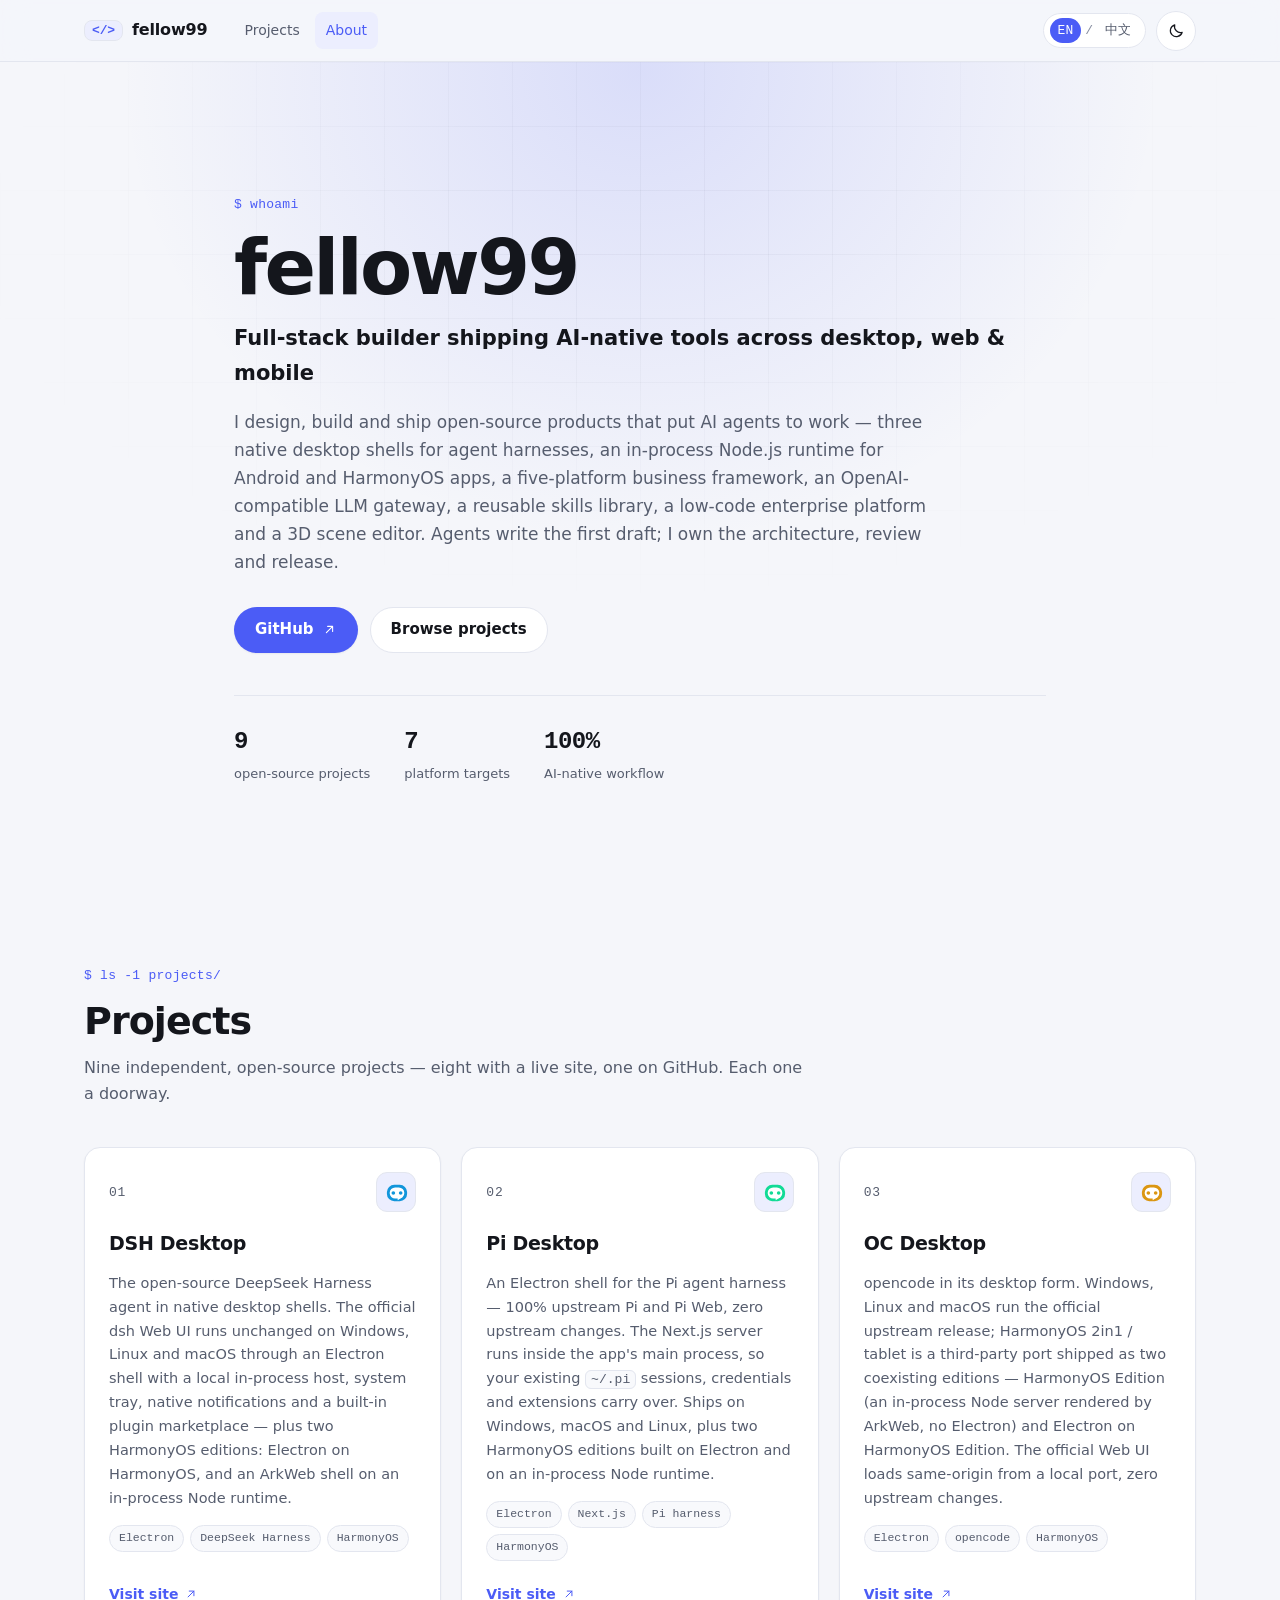
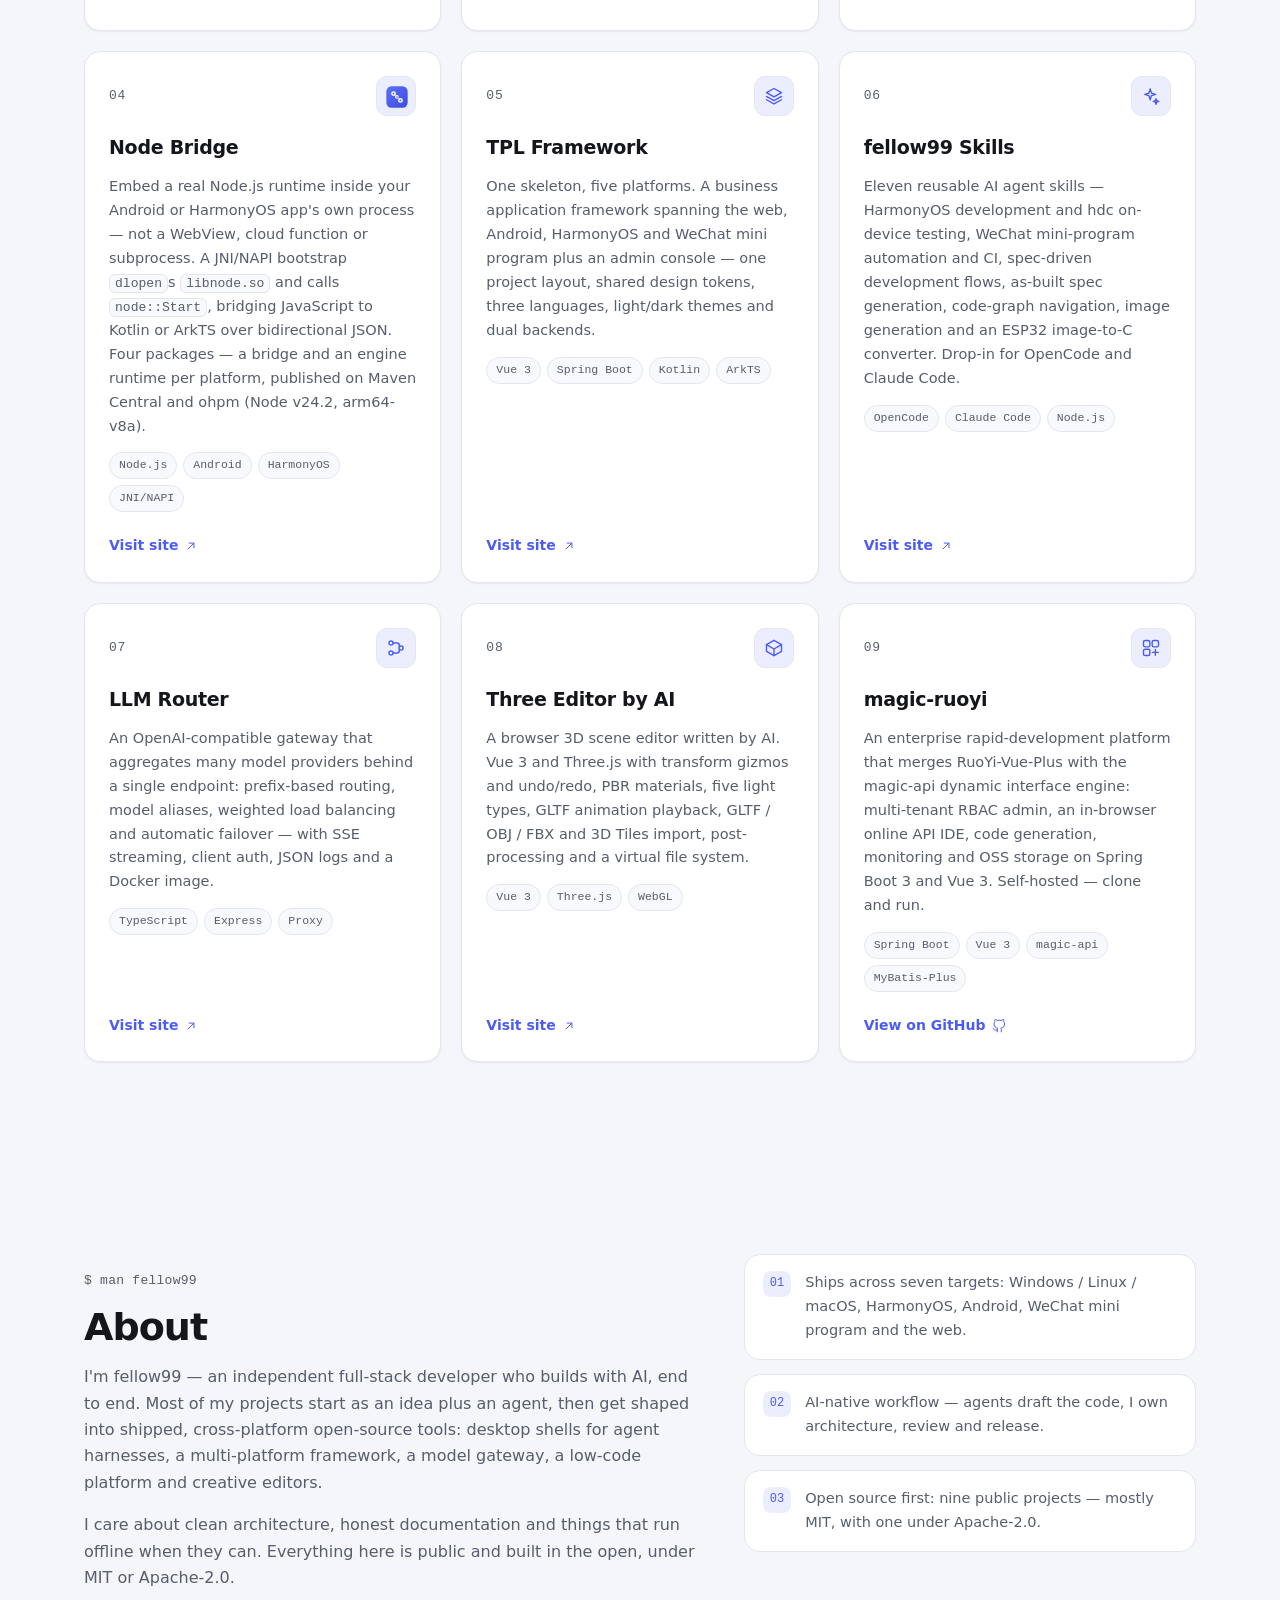
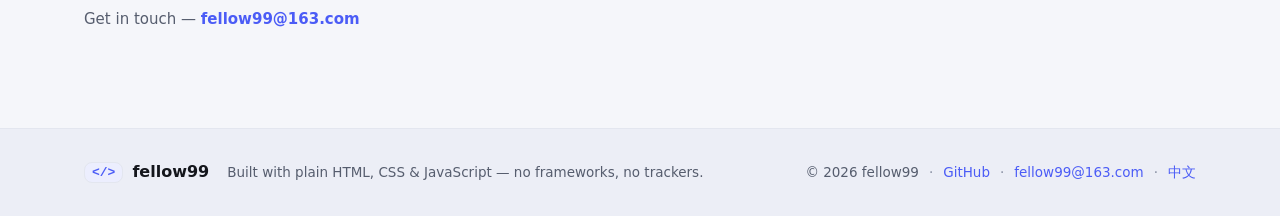
<file: index.html>
<!DOCTYPE html>
<html lang="en" data-theme="light">
<head>
<meta charset="UTF-8">
<meta name="viewport" content="width=device-width, initial-scale=1.0">
<meta name="color-scheme" content="light dark">
<meta name="description" content="fellow99 — independent full-stack developer building AI-native open-source tools across desktop, web and mobile.">
<title>fellow99 — Build with AI</title>
<script>
  (function () {
    var root = document.documentElement;
    try {
      var t = localStorage.getItem('fellow99-theme');
      if (t !== 'light' && t !== 'dark') {
        t = (window.matchMedia && window.matchMedia('(prefers-color-scheme: dark)').matches) ? 'dark' : 'light';
      }
      root.setAttribute('data-theme', t);
      root.classList.add('js');
      // Failsafe: if the deferred site script never runs, reveal all content.
      window.setTimeout(function () {
        if (!window.__fellow99Ready) root.classList.remove('js');
      }, 2000);
    } catch (e) { /* no-op: CSS default theme still applies */ }
  })();
</script>
<link rel="stylesheet" href="assets/style.css">
</head>
<body>

<svg class="svg-sprite" aria-hidden="true" focusable="false">
  <symbol id="i-desktop" viewBox="0 0 24 24">
    <rect x="2.5" y="4" width="19" height="13" rx="2"/>
    <path d="M8.5 21h7M12 17v4"/>
  </symbol>
  <symbol id="i-layers" viewBox="0 0 24 24">
    <path d="m12 3 9 5-9 5-9-5 9-5Z"/>
    <path d="m3 12.5 9 5 9-5"/>
    <path d="m3 16.5 9 5 9-5"/>
  </symbol>
  <symbol id="i-spark" viewBox="0 0 24 24">
    <path d="M11 3.5 12.5 8.5 17.5 10 12.5 11.5 11 16.5 9.5 11.5 4.5 10 9.5 8.5 11 3.5Z"/>
    <path d="M18 15.2 18.8 17.7 21.3 18.5 18.8 19.3 18 21.8 17.2 19.3 14.7 18.5 17.2 17.7 18 15.2Z"/>
  </symbol>
  <symbol id="i-route" viewBox="0 0 24 24">
    <circle cx="6" cy="6" r="2.5"/>
    <circle cx="6" cy="18" r="2.5"/>
    <circle cx="18" cy="12" r="2.5"/>
    <path d="M8.5 6H13a3 3 0 0 1 3 3v.5M8.5 18H13a3 3 0 0 0 3-3v-.5"/>
  </symbol>
  <symbol id="i-cube" viewBox="0 0 24 24">
    <path d="M12 2.8 21 8v8l-9 5.2L3 16V8l9-5.2Z"/>
    <path d="m3 8 9 5.2L21 8M12 13.2V21"/>
  </symbol>
  <symbol id="i-blocks" viewBox="0 0 24 24">
    <rect x="3" y="3" width="7.6" height="7.6" rx="1.9"/>
    <rect x="13.4" y="3" width="7.6" height="7.6" rx="1.9"/>
    <rect x="3" y="13.4" width="7.6" height="7.6" rx="1.9"/>
    <path d="M17.2 13.6v7.2M13.6 17.2h7.2"/>
  </symbol>
  <symbol id="i-github" viewBox="0 0 24 24">
    <path d="M9 19c-5 1.5-5-2.5-7-3m14 6v-3.87a3.37 3.37 0 0 0-.94-2.61c3.14-.35 6.44-1.54 6.44-7A5.44 5.44 0 0 0 20 4.77 5.07 5.07 0 0 0 19.91 1S18.73.65 16 2.48a13.38 13.38 0 0 0-7 0C6.27.65 5.09 1 5.09 1A5.07 5.07 0 0 0 5 4.77a5.44 5.44 0 0 0-1.5 3.78c0 5.42 3.3 6.61 6.44 7A3.37 3.37 0 0 0 9 18.13V22"/>
  </symbol>
  <symbol id="i-sun" viewBox="0 0 24 24">
    <circle cx="12" cy="12" r="4.2"/>
    <path d="M12 2.5v2.2M12 19.3v2.2M2.5 12h2.2M19.3 12h2.2M5.2 5.2l1.6 1.6M17.2 17.2l1.6 1.6M18.8 5.2l-1.6 1.6M6.8 17.2l-1.6 1.6"/>
  </symbol>
  <symbol id="i-moon" viewBox="0 0 24 24">
    <path d="M20 14.5A8.5 8.5 0 0 1 9.5 4a8.5 8.5 0 1 0 10.5 10.5Z"/>
  </symbol>
  <symbol id="i-external" viewBox="0 0 24 24">
    <path d="M7 17 17 7M9 7h8v8"/>
  </symbol>
</svg>

<header class="site-header">
  <div class="header-inner">
    <a class="brand" href="#top" aria-label="fellow99 — back to top">
      <span class="brand-mark" aria-hidden="true">&lt;/&gt;</span>
      <span class="brand-name">fellow99</span>
    </a>

    <nav class="nav" aria-label="Sections">
      <a href="#projects" data-nav>Projects</a>
      <a href="#about" data-nav>About</a>
    </nav>

    <div class="controls">
      <div class="lang-switch" role="group" aria-label="Language">
        <a class="lang is-active" href="index.html" hreflang="en" aria-current="page">EN</a>
        <span class="lang-sep" aria-hidden="true">/</span>
        <a class="lang" href="index_zh.html" hreflang="zh-CN">中文</a>
      </div>

      <button class="theme-toggle" id="themeToggle" type="button"
              aria-label="Switch to dark theme"
              data-label-dark="Switch to dark theme"
              data-label-light="Switch to light theme">
        <svg class="icon icon-sun" aria-hidden="true"><use href="#i-sun"></use></svg>
        <svg class="icon icon-moon" aria-hidden="true"><use href="#i-moon"></use></svg>
      </button>
    </div>
  </div>
</header>

<main id="top">

  <section class="hero">
    <div class="container hero-inner">
      <p class="eyebrow reveal">$ whoami</p>
      <h1 class="hero-title reveal">fellow99</h1>
      <p class="hero-role reveal">Full-stack builder shipping AI-native tools across desktop, web &amp; mobile</p>
      <p class="hero-lede reveal">
        I design, build and ship open-source products that put AI agents to work — three native desktop
        shells for agent harnesses, an in-process Node.js runtime for Android and HarmonyOS apps, a
        five-platform business framework, an OpenAI-compatible LLM gateway, a reusable skills library,
        a low-code enterprise platform and a 3D scene editor. Agents write the first draft; I own the
        architecture, review and release.
      </p>

      <div class="hero-actions reveal">
        <a class="btn btn-primary" href="https://github.com/fellow99" target="_blank" rel="noopener">
          GitHub
          <svg class="icon" aria-hidden="true"><use href="#i-external"></use></svg>
        </a>
        <a class="btn btn-ghost" href="#projects">Browse projects</a>
      </div>

      <ul class="stat-strip reveal">
        <li><span class="stat-num">9</span><span class="stat-label">open-source projects</span></li>
        <li><span class="stat-num">7</span><span class="stat-label">platform targets</span></li>
        <li><span class="stat-num">100%</span><span class="stat-label">AI-native workflow</span></li>
      </ul>
    </div>
  </section>

  <section class="section" id="projects">
    <div class="container">
      <header class="section-head reveal">
        <p class="eyebrow">$ ls -1 projects/</p>
        <h2 class="section-title">Projects</h2>
        <p class="section-lede">Nine independent, open-source projects — eight with a live site, one on GitHub. Each one a doorway.</p>
      </header>

      <div class="project-grid">

        <a class="project-card reveal" href="https://fellow99.github.io/dsh-desktop-website/" target="_blank" rel="noopener">
          <div class="card-top">
            <span class="card-index">01</span>
            <span class="card-icon card-icon-logo">
              <img src="assets/logos/dsh-desktop.svg" alt="" width="22" height="22">
            </span>
          </div>
          <h3 class="card-title">DSH Desktop</h3>
          <p class="card-desc">
            The open-source DeepSeek Harness agent in native desktop shells. The official dsh Web UI
            runs unchanged on Windows, Linux and macOS through an Electron shell with a local
            in-process host, system tray, native notifications and a built-in plugin marketplace —
            plus two HarmonyOS editions: Electron on HarmonyOS, and an ArkWeb shell on an in-process
            Node runtime.
          </p>
          <ul class="card-tags">
            <li>Electron</li><li>DeepSeek Harness</li><li>HarmonyOS</li>
          </ul>
          <span class="card-link">Visit site <svg class="icon" aria-hidden="true"><use href="#i-external"></use></svg></span>
        </a>

        <a class="project-card reveal" href="https://fellow99.github.io/pi-desktop-website/" target="_blank" rel="noopener">
          <div class="card-top">
            <span class="card-index">02</span>
            <span class="card-icon card-icon-logo">
              <img src="assets/logos/pi-desktop.svg" alt="" width="22" height="22">
            </span>
          </div>
          <h3 class="card-title">Pi Desktop</h3>
          <p class="card-desc">
            An Electron shell for the Pi agent harness — 100% upstream Pi and Pi Web, zero upstream
            changes. The Next.js server runs inside the app's main process, so your existing
            <code>~/.pi</code> sessions, credentials and extensions carry over. Ships on Windows,
            macOS and Linux, plus two HarmonyOS editions built on Electron and on an in-process Node
            runtime.
          </p>
          <ul class="card-tags">
            <li>Electron</li><li>Next.js</li><li>Pi harness</li><li>HarmonyOS</li>
          </ul>
          <span class="card-link">Visit site <svg class="icon" aria-hidden="true"><use href="#i-external"></use></svg></span>
        </a>

        <a class="project-card reveal" href="https://fellow99.github.io/oc-desktop-website/" target="_blank" rel="noopener">
          <div class="card-top">
            <span class="card-index">03</span>
            <span class="card-icon card-icon-logo">
              <img src="assets/logos/oc-desktop.svg" alt="" width="22" height="22">
            </span>
          </div>
          <h3 class="card-title">OC Desktop</h3>
          <p class="card-desc">
            opencode in its desktop form. Windows, Linux and macOS run the official upstream release;
            HarmonyOS 2in1 / tablet is a third-party port shipped as two coexisting editions —
            HarmonyOS Edition (an in-process Node server rendered by ArkWeb, no Electron) and Electron
            on HarmonyOS Edition. The official Web UI loads same-origin from a local port, zero
            upstream changes.
          </p>
          <ul class="card-tags">
            <li>Electron</li><li>opencode</li><li>HarmonyOS</li>
          </ul>
          <span class="card-link">Visit site <svg class="icon" aria-hidden="true"><use href="#i-external"></use></svg></span>
        </a>

        <a class="project-card reveal" href="https://fellow99.github.io/node-bridge-website/" target="_blank" rel="noopener">
          <div class="card-top">
            <span class="card-index">04</span>
            <span class="card-icon card-icon-logo">
              <img src="assets/logos/node-bridge.svg" alt="" width="22" height="22">
            </span>
          </div>
          <h3 class="card-title">Node Bridge</h3>
          <p class="card-desc">
            Embed a real Node.js runtime inside your Android or HarmonyOS app's own process — not a
            WebView, cloud function or subprocess. A JNI/NAPI bootstrap <code>dlopen</code>s
            <code>libnode.so</code> and calls <code>node::Start</code>, bridging JavaScript to Kotlin
            or ArkTS over bidirectional JSON. Four packages — a bridge and an engine runtime per
            platform, published on Maven Central and ohpm (Node v24.2, arm64-v8a).
          </p>
          <ul class="card-tags">
            <li>Node.js</li><li>Android</li><li>HarmonyOS</li><li>JNI/NAPI</li>
          </ul>
          <span class="card-link">Visit site <svg class="icon" aria-hidden="true"><use href="#i-external"></use></svg></span>
        </a>

        <a class="project-card reveal" href="https://fellow99.github.io/tpl-website/" target="_blank" rel="noopener">
          <div class="card-top">
            <span class="card-index">05</span>
            <svg class="card-icon icon" aria-hidden="true"><use href="#i-layers"></use></svg>
          </div>
          <h3 class="card-title">TPL Framework</h3>
          <p class="card-desc">
            One skeleton, five platforms. A business application framework spanning the web, Android,
            HarmonyOS and WeChat mini program plus an admin console — one project layout, shared design
            tokens, three languages, light/dark themes and dual backends.
          </p>
          <ul class="card-tags">
            <li>Vue 3</li><li>Spring Boot</li><li>Kotlin</li><li>ArkTS</li>
          </ul>
          <span class="card-link">Visit site <svg class="icon" aria-hidden="true"><use href="#i-external"></use></svg></span>
        </a>

        <a class="project-card reveal" href="https://fellow99.github.io/fellow99-skills/" target="_blank" rel="noopener">
          <div class="card-top">
            <span class="card-index">06</span>
            <svg class="card-icon icon" aria-hidden="true"><use href="#i-spark"></use></svg>
          </div>
          <h3 class="card-title">fellow99 Skills</h3>
          <p class="card-desc">
            Eleven reusable AI agent skills — HarmonyOS development and hdc on-device testing, WeChat
            mini-program automation and CI, spec-driven development flows, as-built spec generation,
            code-graph navigation, image generation and an ESP32 image-to-C converter. Drop-in for
            OpenCode and Claude Code.
          </p>
          <ul class="card-tags">
            <li>OpenCode</li><li>Claude Code</li><li>Node.js</li>
          </ul>
          <span class="card-link">Visit site <svg class="icon" aria-hidden="true"><use href="#i-external"></use></svg></span>
        </a>

        <a class="project-card reveal" href="https://fellow99.github.io/llm-router/" target="_blank" rel="noopener">
          <div class="card-top">
            <span class="card-index">07</span>
            <svg class="card-icon icon" aria-hidden="true"><use href="#i-route"></use></svg>
          </div>
          <h3 class="card-title">LLM Router</h3>
          <p class="card-desc">
            An OpenAI-compatible gateway that aggregates many model providers behind a single
            endpoint: prefix-based routing, model aliases, weighted load balancing and automatic
            failover — with SSE streaming, client auth, JSON logs and a Docker image.
          </p>
          <ul class="card-tags">
            <li>TypeScript</li><li>Express</li><li>Proxy</li>
          </ul>
          <span class="card-link">Visit site <svg class="icon" aria-hidden="true"><use href="#i-external"></use></svg></span>
        </a>

        <a class="project-card reveal" href="https://fellow99.github.io/three-editor-by-ai/" target="_blank" rel="noopener">
          <div class="card-top">
            <span class="card-index">08</span>
            <svg class="card-icon icon" aria-hidden="true"><use href="#i-cube"></use></svg>
          </div>
          <h3 class="card-title">Three Editor by AI</h3>
          <p class="card-desc">
            A browser 3D scene editor written by AI. Vue 3 and Three.js with transform gizmos and
            undo/redo, PBR materials, five light types, GLTF animation playback, GLTF / OBJ / FBX and
            3D Tiles import, post-processing and a virtual file system.
          </p>
          <ul class="card-tags">
            <li>Vue 3</li><li>Three.js</li><li>WebGL</li>
          </ul>
          <span class="card-link">Visit site <svg class="icon" aria-hidden="true"><use href="#i-external"></use></svg></span>
        </a>

        <a class="project-card reveal" href="https://github.com/fellow99/magic-ruoyi" target="_blank" rel="noopener">
          <div class="card-top">
            <span class="card-index">09</span>
            <svg class="card-icon icon" aria-hidden="true"><use href="#i-blocks"></use></svg>
          </div>
          <h3 class="card-title">magic-ruoyi</h3>
          <p class="card-desc">
            An enterprise rapid-development platform that merges RuoYi-Vue-Plus with the magic-api
            dynamic interface engine: multi-tenant RBAC admin, an in-browser online API IDE, code
            generation, monitoring and OSS storage on Spring Boot 3 and Vue 3. Self-hosted — clone
            and run.
          </p>
          <ul class="card-tags">
            <li>Spring Boot</li><li>Vue 3</li><li>magic-api</li><li>MyBatis-Plus</li>
          </ul>
          <span class="card-link">View on GitHub <svg class="icon" aria-hidden="true"><use href="#i-github"></use></svg></span>
        </a>

      </div>
    </div>
  </section>

  <section class="section" id="about">
    <div class="container about-grid">
      <div class="about-copy reveal">
        <p class="eyebrow">$ man fellow99</p>
        <h2 class="section-title">About</h2>
        <p>
          I'm fellow99 — an independent full-stack developer who builds with AI, end to end. Most of
          my projects start as an idea plus an agent, then get shaped into shipped, cross-platform
          open-source tools: desktop shells for agent harnesses, a multi-platform framework, a model
          gateway, a low-code platform and creative editors.
        </p>
        <p>
          I care about clean architecture, honest documentation and things that run offline when they
          can. Everything here is public and built in the open, under MIT or Apache-2.0.
        </p>
        <p class="about-contact">
          Get in touch — <a href="mailto:fellow99@163.com">fellow99@163.com</a>
        </p>
      </div>

      <ul class="fact-list reveal">
        <li>
          <span class="fact-mark" aria-hidden="true">01</span>
          <span class="fact-text">Ships across seven targets: Windows / Linux / macOS, HarmonyOS, Android, WeChat mini program and the web.</span>
        </li>
        <li>
          <span class="fact-mark" aria-hidden="true">02</span>
          <span class="fact-text">AI-native workflow — agents draft the code, I own architecture, review and release.</span>
        </li>
        <li>
          <span class="fact-mark" aria-hidden="true">03</span>
          <span class="fact-text">Open source first: nine public projects — mostly MIT, with one under Apache-2.0.</span>
        </li>
      </ul>
    </div>
  </section>

</main>

<footer class="site-footer">
  <div class="container footer-inner">
    <div class="footer-brand">
      <span class="brand-mark" aria-hidden="true">&lt;/&gt;</span>
      <span>fellow99</span>
    </div>
    <p class="footer-note">Built with plain HTML, CSS &amp; JavaScript — no frameworks, no trackers.</p>
    <div class="footer-meta">
      <span>© <span data-year>2026</span> fellow99</span>
      <span class="footer-dot" aria-hidden="true">·</span>
      <a href="https://github.com/fellow99" target="_blank" rel="noopener">GitHub</a>
      <span class="footer-dot" aria-hidden="true">·</span>
      <a href="mailto:fellow99@163.com">fellow99@163.com</a>
      <span class="footer-dot" aria-hidden="true">·</span>
      <a href="index_zh.html" hreflang="zh-CN">中文</a>
    </div>
  </div>
</footer>

<script src="assets/script.js"></script>
</body>
</html>
</file>
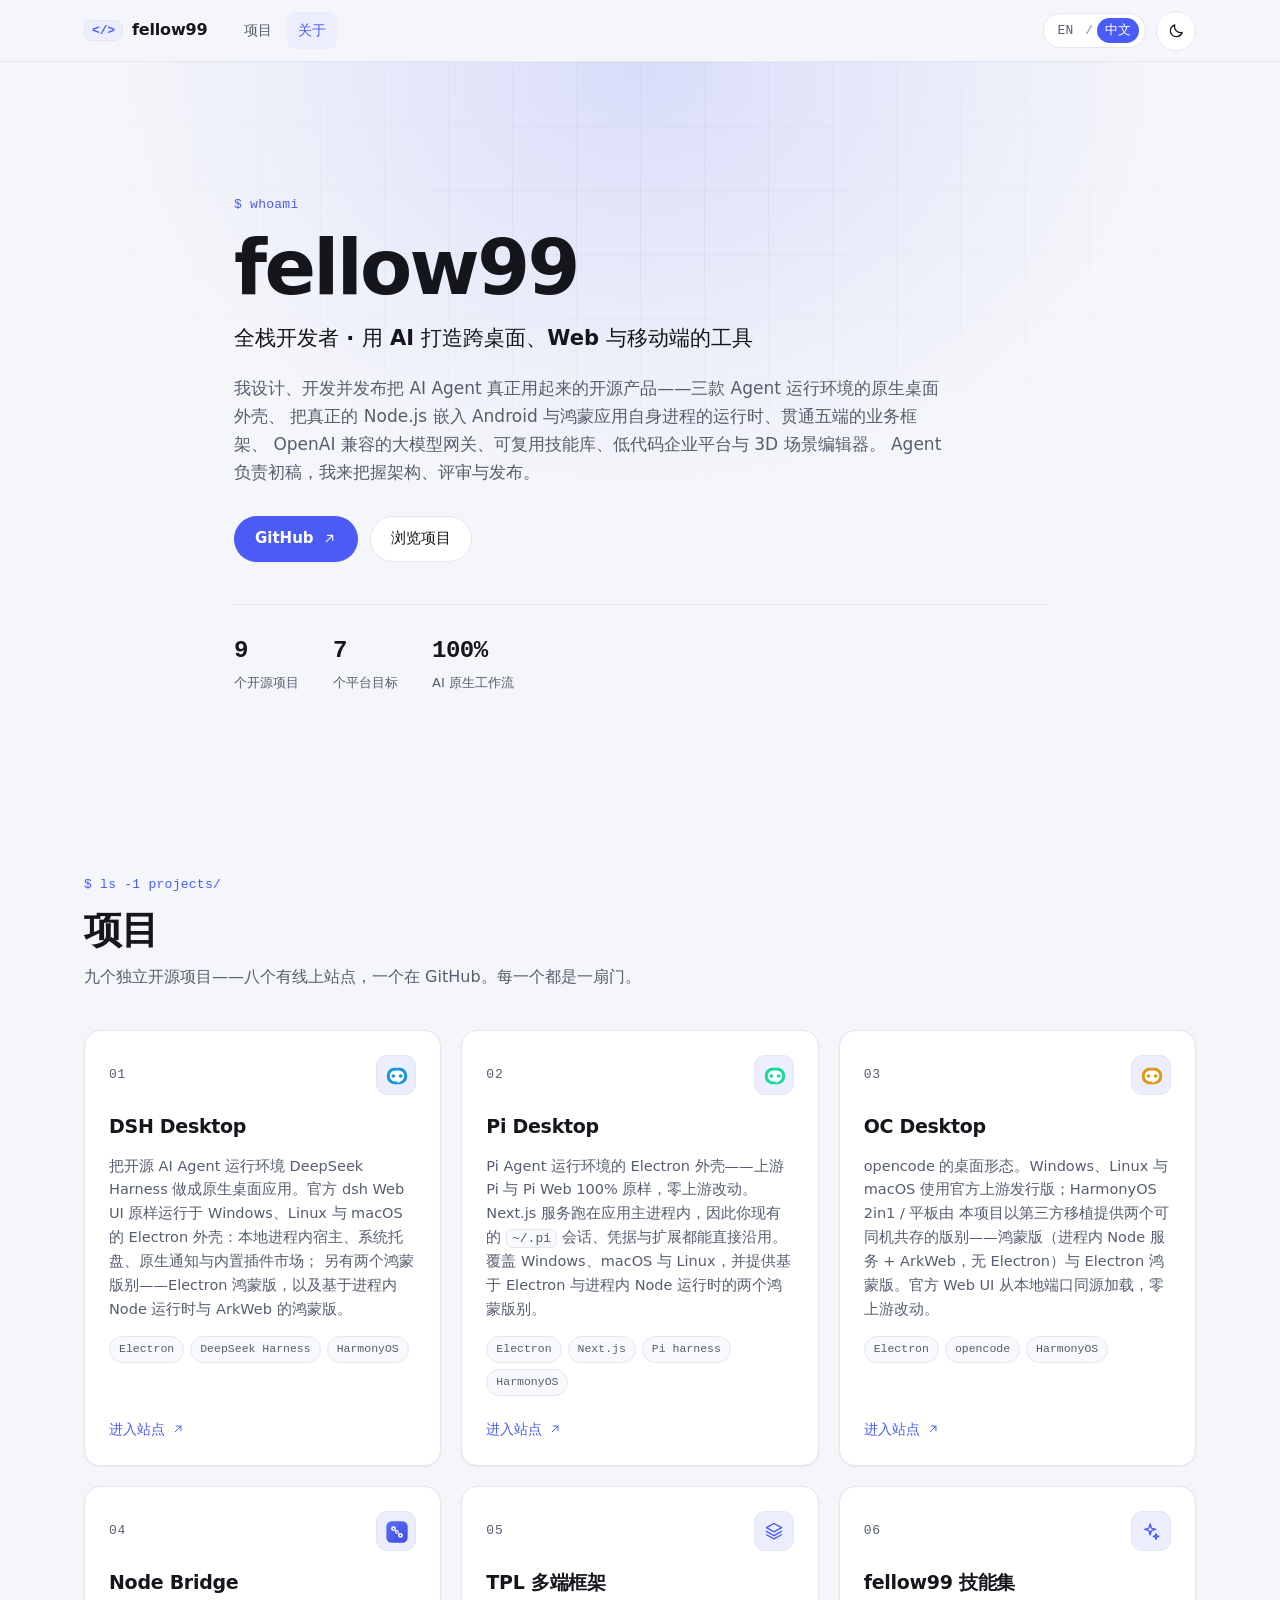
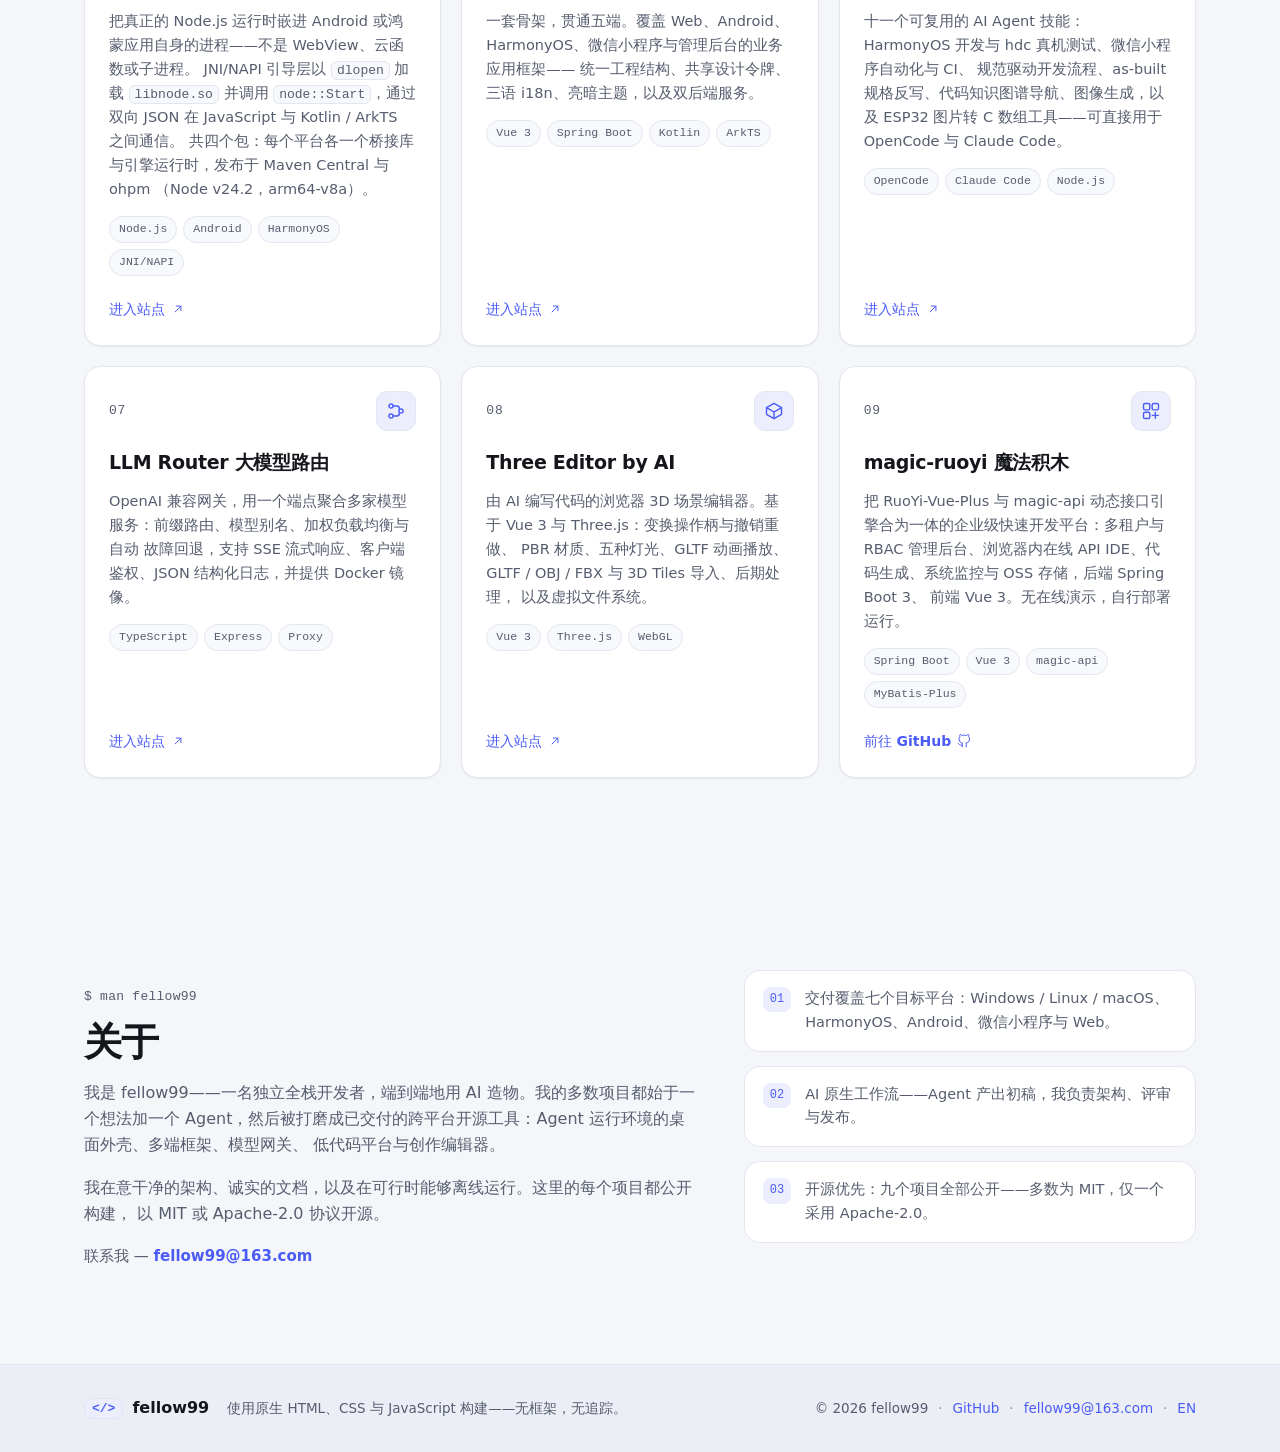
<file: index_zh.html>
<!DOCTYPE html>
<html lang="zh-CN" data-theme="light">
<head>
<meta charset="UTF-8">
<meta name="viewport" content="width=device-width, initial-scale=1.0">
<meta name="color-scheme" content="light dark">
<meta name="description" content="fellow99 —— 独立全栈开发者，用 AI 打造跨桌面、Web 与移动端的开源工具。">
<title>fellow99 — 用 AI 造物</title>
<script>
  (function () {
    var root = document.documentElement;
    try {
      var t = localStorage.getItem('fellow99-theme');
      if (t !== 'light' && t !== 'dark') {
        t = (window.matchMedia && window.matchMedia('(prefers-color-scheme: dark)').matches) ? 'dark' : 'light';
      }
      root.setAttribute('data-theme', t);
      root.classList.add('js');
      // Failsafe: if the deferred site script never runs, reveal all content.
      window.setTimeout(function () {
        if (!window.__fellow99Ready) root.classList.remove('js');
      }, 2000);
    } catch (e) { /* no-op: CSS default theme still applies */ }
  })();
</script>
<link rel="stylesheet" href="assets/style.css">
</head>
<body>

<svg class="svg-sprite" aria-hidden="true" focusable="false">
  <symbol id="i-desktop" viewBox="0 0 24 24">
    <rect x="2.5" y="4" width="19" height="13" rx="2"/>
    <path d="M8.5 21h7M12 17v4"/>
  </symbol>
  <symbol id="i-layers" viewBox="0 0 24 24">
    <path d="m12 3 9 5-9 5-9-5 9-5Z"/>
    <path d="m3 12.5 9 5 9-5"/>
    <path d="m3 16.5 9 5 9-5"/>
  </symbol>
  <symbol id="i-spark" viewBox="0 0 24 24">
    <path d="M11 3.5 12.5 8.5 17.5 10 12.5 11.5 11 16.5 9.5 11.5 4.5 10 9.5 8.5 11 3.5Z"/>
    <path d="M18 15.2 18.8 17.7 21.3 18.5 18.8 19.3 18 21.8 17.2 19.3 14.7 18.5 17.2 17.7 18 15.2Z"/>
  </symbol>
  <symbol id="i-route" viewBox="0 0 24 24">
    <circle cx="6" cy="6" r="2.5"/>
    <circle cx="6" cy="18" r="2.5"/>
    <circle cx="18" cy="12" r="2.5"/>
    <path d="M8.5 6H13a3 3 0 0 1 3 3v.5M8.5 18H13a3 3 0 0 0 3-3v-.5"/>
  </symbol>
  <symbol id="i-cube" viewBox="0 0 24 24">
    <path d="M12 2.8 21 8v8l-9 5.2L3 16V8l9-5.2Z"/>
    <path d="m3 8 9 5.2L21 8M12 13.2V21"/>
  </symbol>
  <symbol id="i-blocks" viewBox="0 0 24 24">
    <rect x="3" y="3" width="7.6" height="7.6" rx="1.9"/>
    <rect x="13.4" y="3" width="7.6" height="7.6" rx="1.9"/>
    <rect x="3" y="13.4" width="7.6" height="7.6" rx="1.9"/>
    <path d="M17.2 13.6v7.2M13.6 17.2h7.2"/>
  </symbol>
  <symbol id="i-github" viewBox="0 0 24 24">
    <path d="M9 19c-5 1.5-5-2.5-7-3m14 6v-3.87a3.37 3.37 0 0 0-.94-2.61c3.14-.35 6.44-1.54 6.44-7A5.44 5.44 0 0 0 20 4.77 5.07 5.07 0 0 0 19.91 1S18.73.65 16 2.48a13.38 13.38 0 0 0-7 0C6.27.65 5.09 1 5.09 1A5.07 5.07 0 0 0 5 4.77a5.44 5.44 0 0 0-1.5 3.78c0 5.42 3.3 6.61 6.44 7A3.37 3.37 0 0 0 9 18.13V22"/>
  </symbol>
  <symbol id="i-sun" viewBox="0 0 24 24">
    <circle cx="12" cy="12" r="4.2"/>
    <path d="M12 2.5v2.2M12 19.3v2.2M2.5 12h2.2M19.3 12h2.2M5.2 5.2l1.6 1.6M17.2 17.2l1.6 1.6M18.8 5.2l-1.6 1.6M6.8 17.2l-1.6 1.6"/>
  </symbol>
  <symbol id="i-moon" viewBox="0 0 24 24">
    <path d="M20 14.5A8.5 8.5 0 0 1 9.5 4a8.5 8.5 0 1 0 10.5 10.5Z"/>
  </symbol>
  <symbol id="i-external" viewBox="0 0 24 24">
    <path d="M7 17 17 7M9 7h8v8"/>
  </symbol>
</svg>

<header class="site-header">
  <div class="header-inner">
    <a class="brand" href="#top" aria-label="fellow99 —— 返回顶部">
      <span class="brand-mark" aria-hidden="true">&lt;/&gt;</span>
      <span class="brand-name">fellow99</span>
    </a>

    <nav class="nav" aria-label="页面分区">
      <a href="#projects" data-nav>项目</a>
      <a href="#about" data-nav>关于</a>
    </nav>

    <div class="controls">
      <div class="lang-switch" role="group" aria-label="语言">
        <a class="lang" href="index.html" hreflang="en">EN</a>
        <span class="lang-sep" aria-hidden="true">/</span>
        <a class="lang is-active" href="index_zh.html" hreflang="zh-CN" aria-current="page">中文</a>
      </div>

      <button class="theme-toggle" id="themeToggle" type="button"
              aria-label="切换到暗色主题"
              data-label-dark="切换到暗色主题"
              data-label-light="切换到亮色主题">
        <svg class="icon icon-sun" aria-hidden="true"><use href="#i-sun"></use></svg>
        <svg class="icon icon-moon" aria-hidden="true"><use href="#i-moon"></use></svg>
      </button>
    </div>
  </div>
</header>

<main id="top">

  <section class="hero">
    <div class="container hero-inner">
      <p class="eyebrow reveal">$ whoami</p>
      <h1 class="hero-title reveal">fellow99</h1>
      <p class="hero-role reveal">全栈开发者 · 用 AI 打造跨桌面、Web 与移动端的工具</p>
      <p class="hero-lede reveal">
        我设计、开发并发布把 AI Agent 真正用起来的开源产品——三款 Agent 运行环境的原生桌面外壳、
        把真正的 Node.js 嵌入 Android 与鸿蒙应用自身进程的运行时、贯通五端的业务框架、
        OpenAI 兼容的大模型网关、可复用技能库、低代码企业平台与 3D 场景编辑器。
        Agent 负责初稿，我来把握架构、评审与发布。
      </p>

      <div class="hero-actions reveal">
        <a class="btn btn-primary" href="https://github.com/fellow99" target="_blank" rel="noopener">
          GitHub
          <svg class="icon" aria-hidden="true"><use href="#i-external"></use></svg>
        </a>
        <a class="btn btn-ghost" href="#projects">浏览项目</a>
      </div>

      <ul class="stat-strip reveal">
        <li><span class="stat-num">9</span><span class="stat-label">个开源项目</span></li>
        <li><span class="stat-num">7</span><span class="stat-label">个平台目标</span></li>
        <li><span class="stat-num">100%</span><span class="stat-label">AI 原生工作流</span></li>
      </ul>
    </div>
  </section>

  <section class="section" id="projects">
    <div class="container">
      <header class="section-head reveal">
        <p class="eyebrow">$ ls -1 projects/</p>
        <h2 class="section-title">项目</h2>
        <p class="section-lede">九个独立开源项目——八个有线上站点，一个在 GitHub。每一个都是一扇门。</p>
      </header>

      <div class="project-grid">

        <a class="project-card reveal" href="https://fellow99.github.io/dsh-desktop-website/" target="_blank" rel="noopener">
          <div class="card-top">
            <span class="card-index">01</span>
            <span class="card-icon card-icon-logo">
              <img src="assets/logos/dsh-desktop.svg" alt="" width="22" height="22">
            </span>
          </div>
          <h3 class="card-title">DSH Desktop</h3>
          <p class="card-desc">
            把开源 AI Agent 运行环境 DeepSeek Harness 做成原生桌面应用。官方 dsh Web UI 原样运行于
            Windows、Linux 与 macOS 的 Electron 外壳：本地进程内宿主、系统托盘、原生通知与内置插件市场；
            另有两个鸿蒙版别——Electron 鸿蒙版，以及基于进程内 Node 运行时与 ArkWeb 的鸿蒙版。
          </p>
          <ul class="card-tags">
            <li>Electron</li><li>DeepSeek Harness</li><li>HarmonyOS</li>
          </ul>
          <span class="card-link">进入站点 <svg class="icon" aria-hidden="true"><use href="#i-external"></use></svg></span>
        </a>

        <a class="project-card reveal" href="https://fellow99.github.io/pi-desktop-website/" target="_blank" rel="noopener">
          <div class="card-top">
            <span class="card-index">02</span>
            <span class="card-icon card-icon-logo">
              <img src="assets/logos/pi-desktop.svg" alt="" width="22" height="22">
            </span>
          </div>
          <h3 class="card-title">Pi Desktop</h3>
          <p class="card-desc">
            Pi Agent 运行环境的 Electron 外壳——上游 Pi 与 Pi Web 100% 原样，零上游改动。Next.js
            服务跑在应用主进程内，因此你现有的 <code>~/.pi</code> 会话、凭据与扩展都能直接沿用。
            覆盖 Windows、macOS 与 Linux，并提供基于 Electron 与进程内 Node 运行时的两个鸿蒙版别。
          </p>
          <ul class="card-tags">
            <li>Electron</li><li>Next.js</li><li>Pi harness</li><li>HarmonyOS</li>
          </ul>
          <span class="card-link">进入站点 <svg class="icon" aria-hidden="true"><use href="#i-external"></use></svg></span>
        </a>

        <a class="project-card reveal" href="https://fellow99.github.io/oc-desktop-website/" target="_blank" rel="noopener">
          <div class="card-top">
            <span class="card-index">03</span>
            <span class="card-icon card-icon-logo">
              <img src="assets/logos/oc-desktop.svg" alt="" width="22" height="22">
            </span>
          </div>
          <h3 class="card-title">OC Desktop</h3>
          <p class="card-desc">
            opencode 的桌面形态。Windows、Linux 与 macOS 使用官方上游发行版；HarmonyOS 2in1 / 平板由
            本项目以第三方移植提供两个可同机共存的版别——鸿蒙版（进程内 Node 服务 + ArkWeb，无
            Electron）与 Electron 鸿蒙版。官方 Web UI 从本地端口同源加载，零上游改动。
          </p>
          <ul class="card-tags">
            <li>Electron</li><li>opencode</li><li>HarmonyOS</li>
          </ul>
          <span class="card-link">进入站点 <svg class="icon" aria-hidden="true"><use href="#i-external"></use></svg></span>
        </a>

        <a class="project-card reveal" href="https://fellow99.github.io/node-bridge-website/" target="_blank" rel="noopener">
          <div class="card-top">
            <span class="card-index">04</span>
            <span class="card-icon card-icon-logo">
              <img src="assets/logos/node-bridge.svg" alt="" width="22" height="22">
            </span>
          </div>
          <h3 class="card-title">Node Bridge</h3>
          <p class="card-desc">
            把真正的 Node.js 运行时嵌进 Android 或鸿蒙应用自身的进程——不是 WebView、云函数或子进程。
            JNI/NAPI 引导层以 <code>dlopen</code> 加载 <code>libnode.so</code> 并调用
            <code>node::Start</code>，通过双向 JSON 在 JavaScript 与 Kotlin / ArkTS 之间通信。
            共四个包：每个平台各一个桥接库与引擎运行时，发布于 Maven Central 与 ohpm
            （Node v24.2，arm64-v8a）。
          </p>
          <ul class="card-tags">
            <li>Node.js</li><li>Android</li><li>HarmonyOS</li><li>JNI/NAPI</li>
          </ul>
          <span class="card-link">进入站点 <svg class="icon" aria-hidden="true"><use href="#i-external"></use></svg></span>
        </a>

        <a class="project-card reveal" href="https://fellow99.github.io/tpl-website/" target="_blank" rel="noopener">
          <div class="card-top">
            <span class="card-index">05</span>
            <svg class="card-icon icon" aria-hidden="true"><use href="#i-layers"></use></svg>
          </div>
          <h3 class="card-title">TPL 多端框架</h3>
          <p class="card-desc">
            一套骨架，贯通五端。覆盖 Web、Android、HarmonyOS、微信小程序与管理后台的业务应用框架——
            统一工程结构、共享设计令牌、三语 i18n、亮暗主题，以及双后端服务。
          </p>
          <ul class="card-tags">
            <li>Vue 3</li><li>Spring Boot</li><li>Kotlin</li><li>ArkTS</li>
          </ul>
          <span class="card-link">进入站点 <svg class="icon" aria-hidden="true"><use href="#i-external"></use></svg></span>
        </a>

        <a class="project-card reveal" href="https://fellow99.github.io/fellow99-skills/" target="_blank" rel="noopener">
          <div class="card-top">
            <span class="card-index">06</span>
            <svg class="card-icon icon" aria-hidden="true"><use href="#i-spark"></use></svg>
          </div>
          <h3 class="card-title">fellow99 技能集</h3>
          <p class="card-desc">
            十一个可复用的 AI Agent 技能：HarmonyOS 开发与 hdc 真机测试、微信小程序自动化与 CI、
            规范驱动开发流程、as-built 规格反写、代码知识图谱导航、图像生成，以及 ESP32 图片转
            C 数组工具——可直接用于 OpenCode 与 Claude Code。
          </p>
          <ul class="card-tags">
            <li>OpenCode</li><li>Claude Code</li><li>Node.js</li>
          </ul>
          <span class="card-link">进入站点 <svg class="icon" aria-hidden="true"><use href="#i-external"></use></svg></span>
        </a>

        <a class="project-card reveal" href="https://fellow99.github.io/llm-router/" target="_blank" rel="noopener">
          <div class="card-top">
            <span class="card-index">07</span>
            <svg class="card-icon icon" aria-hidden="true"><use href="#i-route"></use></svg>
          </div>
          <h3 class="card-title">LLM Router 大模型路由</h3>
          <p class="card-desc">
            OpenAI 兼容网关，用一个端点聚合多家模型服务：前缀路由、模型别名、加权负载均衡与自动
            故障回退，支持 SSE 流式响应、客户端鉴权、JSON 结构化日志，并提供 Docker 镜像。
          </p>
          <ul class="card-tags">
            <li>TypeScript</li><li>Express</li><li>Proxy</li>
          </ul>
          <span class="card-link">进入站点 <svg class="icon" aria-hidden="true"><use href="#i-external"></use></svg></span>
        </a>

        <a class="project-card reveal" href="https://fellow99.github.io/three-editor-by-ai/" target="_blank" rel="noopener">
          <div class="card-top">
            <span class="card-index">08</span>
            <svg class="card-icon icon" aria-hidden="true"><use href="#i-cube"></use></svg>
          </div>
          <h3 class="card-title">Three Editor by AI</h3>
          <p class="card-desc">
            由 AI 编写代码的浏览器 3D 场景编辑器。基于 Vue 3 与 Three.js：变换操作柄与撤销重做、
            PBR 材质、五种灯光、GLTF 动画播放、GLTF / OBJ / FBX 与 3D Tiles 导入、后期处理，
            以及虚拟文件系统。
          </p>
          <ul class="card-tags">
            <li>Vue 3</li><li>Three.js</li><li>WebGL</li>
          </ul>
          <span class="card-link">进入站点 <svg class="icon" aria-hidden="true"><use href="#i-external"></use></svg></span>
        </a>

        <a class="project-card reveal" href="https://github.com/fellow99/magic-ruoyi" target="_blank" rel="noopener">
          <div class="card-top">
            <span class="card-index">09</span>
            <svg class="card-icon icon" aria-hidden="true"><use href="#i-blocks"></use></svg>
          </div>
          <h3 class="card-title">magic-ruoyi 魔法积木</h3>
          <p class="card-desc">
            把 RuoYi-Vue-Plus 与 magic-api 动态接口引擎合为一体的企业级快速开发平台：多租户与 RBAC
            管理后台、浏览器内在线 API IDE、代码生成、系统监控与 OSS 存储，后端 Spring Boot 3、
            前端 Vue 3。无在线演示，自行部署运行。
          </p>
          <ul class="card-tags">
            <li>Spring Boot</li><li>Vue 3</li><li>magic-api</li><li>MyBatis-Plus</li>
          </ul>
          <span class="card-link">前往 GitHub <svg class="icon" aria-hidden="true"><use href="#i-github"></use></svg></span>
        </a>

      </div>
    </div>
  </section>

  <section class="section" id="about">
    <div class="container about-grid">
      <div class="about-copy reveal">
        <p class="eyebrow">$ man fellow99</p>
        <h2 class="section-title">关于</h2>
        <p>
          我是 fellow99——一名独立全栈开发者，端到端地用 AI 造物。我的多数项目都始于一个想法加一个
          Agent，然后被打磨成已交付的跨平台开源工具：Agent 运行环境的桌面外壳、多端框架、模型网关、
          低代码平台与创作编辑器。
        </p>
        <p>
          我在意干净的架构、诚实的文档，以及在可行时能够离线运行。这里的每个项目都公开构建，
          以 MIT 或 Apache-2.0 协议开源。
        </p>
        <p class="about-contact">
          联系我 — <a href="mailto:fellow99@163.com">fellow99@163.com</a>
        </p>
      </div>

      <ul class="fact-list reveal">
        <li>
          <span class="fact-mark" aria-hidden="true">01</span>
          <span class="fact-text">交付覆盖七个目标平台：Windows / Linux / macOS、HarmonyOS、Android、微信小程序与 Web。</span>
        </li>
        <li>
          <span class="fact-mark" aria-hidden="true">02</span>
          <span class="fact-text">AI 原生工作流——Agent 产出初稿，我负责架构、评审与发布。</span>
        </li>
        <li>
          <span class="fact-mark" aria-hidden="true">03</span>
          <span class="fact-text">开源优先：九个项目全部公开——多数为 MIT，仅一个采用 Apache-2.0。</span>
        </li>
      </ul>
    </div>
  </section>

</main>

<footer class="site-footer">
  <div class="container footer-inner">
    <div class="footer-brand">
      <span class="brand-mark" aria-hidden="true">&lt;/&gt;</span>
      <span>fellow99</span>
    </div>
    <p class="footer-note">使用原生 HTML、CSS 与 JavaScript 构建——无框架，无追踪。</p>
    <div class="footer-meta">
      <span>© <span data-year>2026</span> fellow99</span>
      <span class="footer-dot" aria-hidden="true">·</span>
      <a href="https://github.com/fellow99" target="_blank" rel="noopener">GitHub</a>
      <span class="footer-dot" aria-hidden="true">·</span>
      <a href="mailto:fellow99@163.com">fellow99@163.com</a>
      <span class="footer-dot" aria-hidden="true">·</span>
      <a href="index.html" hreflang="en">EN</a>
    </div>
  </div>
</footer>

<script src="assets/script.js"></script>
</body>
</html>
</file>
<file: assets/style.css>
/* ============================================================
   fellow99.github.io — personal homepage
   Aesthetic: "engineering index" — monospace labels, hairline
   borders, a single indigo accent, token-driven dual theme.
   No frameworks, no external requests, offline-safe.
   ============================================================ */

/* ---------- Design tokens: light (default) ---------- */
:root {
  color-scheme: light;
  --bg:        #f5f6fa;
  --bg-soft:   #eceef6;
  --surface:   #ffffff;
  --surface-2: #f8f9fc;
  --text:      #14161c;
  --muted:     #565d6e;
  --faint:     #868da0;
  --hairline:  #e3e6ef;
  --accent:      #4b5cf6;
  --accent-ink:  #ffffff;
  --accent-soft: #eceefe;
  --accent-line: rgba(75, 92, 246, 0.42);
  --glow:        rgba(75, 92, 246, 0.16);
  --grid:        rgba(20, 24, 50, 0.045);
  --header-bg:   rgba(245, 246, 250, 0.82);

  --shadow-sm: 0 1px 2px rgba(16, 20, 40, 0.06);
  --shadow-md: 0 10px 30px -16px rgba(16, 20, 40, 0.28);
  --shadow-lg: 0 28px 64px -30px rgba(16, 20, 40, 0.36);

  --radius:    16px;
  --radius-sm: 11px;
  --radius-lg: 20px;
  --header-h:  62px;
  --container: 1160px;
  --ease:      cubic-bezier(0.22, 0.61, 0.36, 1);

  --font-sans: system-ui, -apple-system, "Segoe UI", Roboto, "Helvetica Neue",
               "PingFang SC", "Hiragino Sans GB", "Microsoft YaHei", "Noto Sans SC", sans-serif;
  --font-mono: ui-monospace, SFMono-Regular, "SF Mono", Menlo, Consolas,
               "JetBrains Mono", "Fira Code", "Courier New", monospace;
}

/* ---------- Design tokens: dark ---------- */
html[data-theme="dark"] {
  color-scheme: dark;
  --bg:        #08090d;
  --bg-soft:   #0d0f16;
  --surface:   #101319;
  --surface-2: #151922;
  --text:      #eceef4;
  --muted:     #9aa1b2;
  --faint:     #6b7286;
  --hairline:  #20242f;
  --accent:      #8290ff;
  --accent-ink:  #0a0b10;
  --accent-soft: #161a29;
  --accent-line: rgba(130, 144, 255, 0.48);
  --glow:        rgba(130, 144, 255, 0.20);
  --grid:        rgba(255, 255, 255, 0.035);
  --header-bg:   rgba(8, 9, 13, 0.78);

  --shadow-sm: 0 1px 2px rgba(0, 0, 0, 0.45);
  --shadow-md: 0 12px 32px -16px rgba(0, 0, 0, 0.72);
  --shadow-lg: 0 32px 72px -32px rgba(0, 0, 0, 0.9);
}

/* ---------- Reset & base ---------- */
*, *::before, *::after { box-sizing: border-box; }

html {
  scroll-behavior: smooth;
  -webkit-text-size-adjust: 100%;
}

body {
  margin: 0;
  background: var(--bg);
  color: var(--text);
  font-family: var(--font-sans);
  font-size: 16px;
  line-height: 1.65;
  -webkit-font-smoothing: antialiased;
  text-rendering: optimizeLegibility;
  transition: background-color 0.3s var(--ease), color 0.3s var(--ease);
}

h1, h2, h3, p, ul { margin: 0; }
ul { padding: 0; list-style: none; }
img, svg { display: block; }

a {
  color: var(--accent);
  text-decoration: none;
}
a:hover { text-decoration: underline; }

::selection { background: var(--accent); color: var(--accent-ink); }

:focus-visible {
  outline: 2px solid var(--accent);
  outline-offset: 3px;
  border-radius: 4px;
}

.container {
  width: 100%;
  max-width: var(--container);
  margin-inline: auto;
  padding-inline: 24px;
}

.svg-sprite {
  position: absolute;
  width: 0;
  height: 0;
  overflow: hidden;
}

.icon {
  width: 1em;
  height: 1em;
  flex: none;
  fill: none;
  stroke: currentColor;
  stroke-width: 1.7;
  stroke-linecap: round;
  stroke-linejoin: round;
}

/* ---------- Header ---------- */
.site-header {
  position: sticky;
  top: 0;
  z-index: 50;
  height: var(--header-h);
  border-bottom: 1px solid var(--hairline);
  background: var(--header-bg);
  -webkit-backdrop-filter: saturate(180%) blur(14px);
  backdrop-filter: saturate(180%) blur(14px);
}

.header-inner {
  display: flex;
  align-items: center;
  gap: 20px;
  height: 100%;
  max-width: var(--container);
  margin-inline: auto;
  padding-inline: 24px;
}

.brand {
  display: inline-flex;
  align-items: center;
  gap: 9px;
  color: var(--text);
  font-weight: 650;
  letter-spacing: -0.01em;
}
.brand:hover { text-decoration: none; }

.brand-mark {
  font-family: var(--font-mono);
  font-size: 13px;
  font-weight: 600;
  color: var(--accent);
  background: var(--accent-soft);
  border: 1px solid var(--hairline);
  border-radius: 8px;
  padding: 3px 7px;
  line-height: 1;
}

.nav {
  display: flex;
  gap: 4px;
  margin-left: 6px;
}

.nav a {
  color: var(--muted);
  font-size: 14px;
  padding: 7px 11px;
  border-radius: 8px;
  transition: color 0.2s var(--ease), background-color 0.2s var(--ease);
}
.nav a:hover { color: var(--text); background: var(--surface-2); text-decoration: none; }
.nav a.is-active { color: var(--accent); background: var(--accent-soft); }

.controls {
  display: flex;
  align-items: center;
  gap: 10px;
  margin-left: auto;
}

.lang-switch {
  display: inline-flex;
  align-items: center;
  gap: 4px;
  font-family: var(--font-mono);
  font-size: 13px;
  border: 1px solid var(--hairline);
  border-radius: 999px;
  padding: 4px 6px;
  background: var(--surface);
}
.lang {
  color: var(--muted);
  padding: 2px 8px;
  border-radius: 999px;
  transition: color 0.2s var(--ease), background-color 0.2s var(--ease);
}
.lang:hover { color: var(--text); text-decoration: none; }
.lang.is-active { color: var(--accent-ink); background: var(--accent); }
.lang-sep { color: var(--faint); }

.theme-toggle {
  display: inline-grid;
  place-items: center;
  width: 40px;
  height: 40px;
  border: 1px solid var(--hairline);
  border-radius: 999px;
  background: var(--surface);
  color: var(--text);
  cursor: pointer;
  transition: border-color 0.2s var(--ease), background-color 0.2s var(--ease), transform 0.2s var(--ease);
}
.theme-toggle:hover { border-color: var(--accent-line); transform: translateY(-1px); }
.theme-toggle .icon { width: 17px; height: 17px; }
.theme-toggle .icon-sun { display: none; }
.theme-toggle .icon-moon { display: block; }
html[data-theme="dark"] .theme-toggle .icon-sun { display: block; }
html[data-theme="dark"] .theme-toggle .icon-moon { display: none; }

/* ---------- Hero ---------- */
.hero {
  position: relative;
  overflow: hidden;
  padding: clamp(64px, 11vw, 132px) 0 clamp(48px, 7vw, 84px);
}

.hero::before {
  content: "";
  position: absolute;
  inset: -50% 0 auto;
  height: 150%;
  background: radial-gradient(58% 56% at 50% 34%, var(--glow), transparent 70%);
  pointer-events: none;
}

.hero::after {
  content: "";
  position: absolute;
  inset: 0;
  background-image:
    linear-gradient(var(--grid) 1px, transparent 1px),
    linear-gradient(90deg, var(--grid) 1px, transparent 1px);
  background-size: 64px 64px;
  -webkit-mask-image: radial-gradient(72% 62% at 50% 22%, #000, transparent 74%);
  mask-image: radial-gradient(72% 62% at 50% 22%, #000, transparent 74%);
  pointer-events: none;
}

.hero-inner { position: relative; z-index: 1; max-width: 860px; }

.eyebrow {
  font-family: var(--font-mono);
  font-size: 13px;
  letter-spacing: 0.02em;
  color: var(--accent);
  margin-bottom: 14px;
}

.hero-title {
  font-size: clamp(44px, 8vw, 76px);
  line-height: 1.02;
  letter-spacing: -0.035em;
  font-weight: 750;
}

.hero-role {
  margin-top: 14px;
  font-size: clamp(17px, 2.4vw, 21px);
  font-weight: 550;
  color: var(--text);
}

.hero-lede {
  margin-top: 18px;
  max-width: 66ch;
  font-size: 17px;
  color: var(--muted);
}

.hero-actions {
  display: flex;
  flex-wrap: wrap;
  gap: 12px;
  margin-top: 30px;
}

.btn {
  display: inline-flex;
  align-items: center;
  gap: 8px;
  min-height: 46px;
  padding: 0 20px;
  border-radius: 999px;
  font-size: 15px;
  font-weight: 560;
  border: 1px solid transparent;
  cursor: pointer;
  transition: transform 0.2s var(--ease), background-color 0.2s var(--ease),
              border-color 0.2s var(--ease), box-shadow 0.2s var(--ease);
}
.btn:hover { text-decoration: none; transform: translateY(-2px); }
.btn .icon { width: 15px; height: 15px; }

.btn-primary {
  background: var(--accent);
  color: var(--accent-ink);
  box-shadow: var(--shadow-sm);
}
.btn-primary:hover { box-shadow: var(--shadow-md); }

.btn-ghost {
  background: var(--surface);
  color: var(--text);
  border-color: var(--hairline);
}
.btn-ghost:hover { border-color: var(--accent-line); }

.stat-strip {
  display: flex;
  flex-wrap: wrap;
  gap: 14px 34px;
  margin-top: 42px;
  padding-top: 26px;
  border-top: 1px solid var(--hairline);
}
.stat-strip li { display: flex; flex-direction: column; gap: 2px; }
.stat-num {
  font-family: var(--font-mono);
  font-size: 24px;
  font-weight: 600;
  letter-spacing: -0.02em;
}
.stat-label { font-size: 13px; color: var(--muted); }

/* ---------- Section shell ---------- */
.section {
  padding: clamp(56px, 8vw, 96px) 0;
  scroll-margin-top: calc(var(--header-h) + 16px);
}
.section-head { max-width: 720px; margin-bottom: 40px; }
.section-title {
  font-size: clamp(28px, 4vw, 38px);
  line-height: 1.12;
  letter-spacing: -0.025em;
  font-weight: 720;
}
.section-lede { margin-top: 12px; font-size: 16px; color: var(--muted); }

/* ---------- Projects ---------- */
.project-grid {
  display: grid;
  grid-template-columns: repeat(3, minmax(0, 1fr));
  gap: 20px;
}

.project-card {
  position: relative;
  display: flex;
  flex-direction: column;
  gap: 12px;
  padding: 24px;
  color: var(--text);
  background: var(--surface);
  border: 1px solid var(--hairline);
  border-radius: var(--radius);
  box-shadow: var(--shadow-sm);
  transition: transform 0.3s var(--ease), border-color 0.3s var(--ease),
              box-shadow 0.3s var(--ease), background-color 0.3s var(--ease);
}
.project-card:hover {
  text-decoration: none;
  transform: translateY(-3px);
  border-color: var(--accent-line);
  box-shadow: var(--shadow-lg);
}
.project-card::after {
  content: "";
  position: absolute;
  inset: 0;
  border-radius: inherit;
  background: radial-gradient(120% 90% at 50% -30%, var(--glow), transparent 62%);
  opacity: 0;
  transition: opacity 0.35s var(--ease);
  pointer-events: none;
}
.project-card:hover::after { opacity: 1; }

.card-top {
  display: flex;
  align-items: center;
  justify-content: space-between;
  margin-bottom: 4px;
}
.card-index {
  font-family: var(--font-mono);
  font-size: 13px;
  color: var(--muted);
  letter-spacing: 0.06em;
}
.card-icon {
  width: 40px;
  height: 40px;
  padding: 9px;
  border-radius: var(--radius-sm);
  background: var(--accent-soft);
  border: 1px solid var(--hairline);
  color: var(--accent);
}

/* Logo-backed card icons: the brand mark shipped by the project itself.
   The 22px inner box matches the padding of the sprite icons above. */
.card-icon-logo { display: grid; place-items: center; }
.card-icon-logo img { width: 22px; height: 22px; }

.card-title {
  font-size: 19px;
  font-weight: 650;
  letter-spacing: -0.015em;
}
.card-desc { font-size: 14.5px; color: var(--muted); }
.card-desc code {
  font-family: var(--font-mono);
  font-size: 0.9em;
  padding: 1px 5px;
  border-radius: 6px;
  background: var(--surface-2);
  border: 1px solid var(--hairline);
}

.card-tags {
  display: flex;
  flex-wrap: wrap;
  gap: 6px;
  margin-top: 2px;
}
.card-tags li {
  font-family: var(--font-mono);
  font-size: 11.5px;
  color: var(--muted);
  background: var(--surface-2);
  border: 1px solid var(--hairline);
  border-radius: 999px;
  padding: 3px 9px;
}

.card-link {
  display: inline-flex;
  align-items: center;
  gap: 6px;
  margin-top: auto;
  padding-top: 10px;
  font-size: 14px;
  font-weight: 560;
  color: var(--accent);
}
.card-link .icon {
  width: 14px;
  height: 14px;
  transition: transform 0.25s var(--ease);
}
.project-card:hover .card-link .icon { transform: translate(2px, -2px); }

/* ---------- About ---------- */
.about-grid {
  display: grid;
  grid-template-columns: 1.15fr 0.85fr;
  gap: 48px;
  align-items: start;
}
.about-copy p { margin-top: 16px; color: var(--muted); max-width: 60ch; }
.about-copy .section-title { margin-top: 0; }
.about-contact { font-size: 15px; }
.about-contact a { font-weight: 560; }

.fact-list { display: flex; flex-direction: column; gap: 14px; }
.fact-list li {
  display: flex;
  gap: 14px;
  padding: 16px 18px;
  background: var(--surface);
  border: 1px solid var(--hairline);
  border-radius: var(--radius);
}
.fact-mark {
  font-family: var(--font-mono);
  font-size: 12px;
  color: var(--accent);
  background: var(--accent-soft);
  border-radius: 8px;
  padding: 3px 7px;
  height: fit-content;
}
.fact-text { font-size: 14.5px; color: var(--muted); }

/* ---------- Footer ---------- */
.site-footer {
  border-top: 1px solid var(--hairline);
  background: var(--bg-soft);
  padding: 30px 0;
}
.footer-inner {
  display: flex;
  flex-wrap: wrap;
  align-items: center;
  gap: 10px 18px;
}
.footer-brand {
  display: inline-flex;
  align-items: center;
  gap: 9px;
  font-weight: 650;
}
.footer-note { font-size: 13.5px; color: var(--muted); }
.footer-meta {
  display: flex;
  align-items: center;
  gap: 10px;
  margin-left: auto;
  font-size: 13.5px;
  color: var(--muted);
}
.footer-dot { color: var(--faint); }

/* ---------- Reveal on scroll (JS-gated) ---------- */
html.js .reveal {
  opacity: 0;
  transform: translateY(14px);
  transition: opacity 0.6s var(--ease), transform 0.6s var(--ease);
}
html.js .reveal.is-visible { opacity: 1; transform: none; }

/* Gentle stagger for the hero copy column */
.hero-inner .reveal:nth-child(1) { transition-delay: 0ms; }
.hero-inner .reveal:nth-child(2) { transition-delay: 70ms; }
.hero-inner .reveal:nth-child(3) { transition-delay: 140ms; }
.hero-inner .reveal:nth-child(4) { transition-delay: 210ms; }
.hero-inner .reveal:nth-child(5) { transition-delay: 280ms; }
.hero-inner .reveal:nth-child(6) { transition-delay: 350ms; }

/* ---------- Responsive ---------- */
@media (max-width: 980px) {
  .project-grid { grid-template-columns: repeat(2, minmax(0, 1fr)); }
  .about-grid { grid-template-columns: 1fr; gap: 32px; }
}

/* Mobile / portrait: header becomes two rows and the section nav stays
   reachable (horizontal scroll) instead of being hidden. */
@media (max-width: 760px) {
  :root { --header-h: 104px; }

  .site-header { height: auto; }

  .header-inner {
    flex-wrap: wrap;
    align-items: center;
    row-gap: 4px;
    height: auto;
    padding: 9px 18px 7px;
  }

  .brand { order: 1; }
  .brand-name { font-size: 15px; }
  .controls { order: 2; margin-left: auto; }

  .nav {
    order: 3;
    width: 100%;
    margin: 4px 0 0;
    gap: 4px;
    overflow-x: auto;
    -webkit-overflow-scrolling: touch;
    scrollbar-width: none;
    -ms-overflow-style: none;
  }
  .nav::-webkit-scrollbar { display: none; }
  .nav a {
    display: inline-flex;
    align-items: center;
    min-height: 38px;
    padding: 0 14px;
    white-space: nowrap;
  }

  .container { padding-inline: 18px; }
  .theme-toggle { width: 42px; height: 42px; }
  .lang { display: inline-flex; align-items: center; min-height: 36px; padding: 0 11px; }
}

@media (max-width: 620px) {
  .project-grid { grid-template-columns: 1fr; }

  .hero { padding-top: 44px; }
  .hero-title { font-size: clamp(38px, 11vw, 54px); }
  .hero-lede { font-size: 16px; }

  .header-inner { gap: 10px; }
  .section { padding: 52px 0; }
  .section-head { margin-bottom: 30px; }

  .footer-inner { flex-direction: column; align-items: flex-start; gap: 8px; }
  .footer-meta { margin-left: 0; }
}

@media (max-width: 440px) {
  .hero-actions { flex-direction: column; }
  .hero-actions .btn { width: 100%; justify-content: center; }

  .stat-strip { display: grid; grid-template-columns: repeat(3, minmax(0, 1fr)); gap: 10px; }
  .stat-num { font-size: 20px; }
  .stat-label { font-size: 12px; }

  .project-card { padding: 20px; }
}

/* Very narrow phones (≤380px): tighten gutters so brand + controls stay on one row. */
@media (max-width: 380px) {
  .container, .header-inner { padding-inline: 14px; }
  .lang { padding: 6px 9px; }
}

/* ---------- Reduced motion ---------- */
@media (prefers-reduced-motion: reduce) {
  html { scroll-behavior: auto; }
  *, *::before, *::after {
    animation-duration: 0.001ms !important;
    transition-duration: 0.001ms !important;
    transition-delay: 0ms !important;
  }
  html.js .reveal { opacity: 1; transform: none; }
  .project-card:hover, .btn:hover, .theme-toggle:hover { transform: none; }
}
</file>
